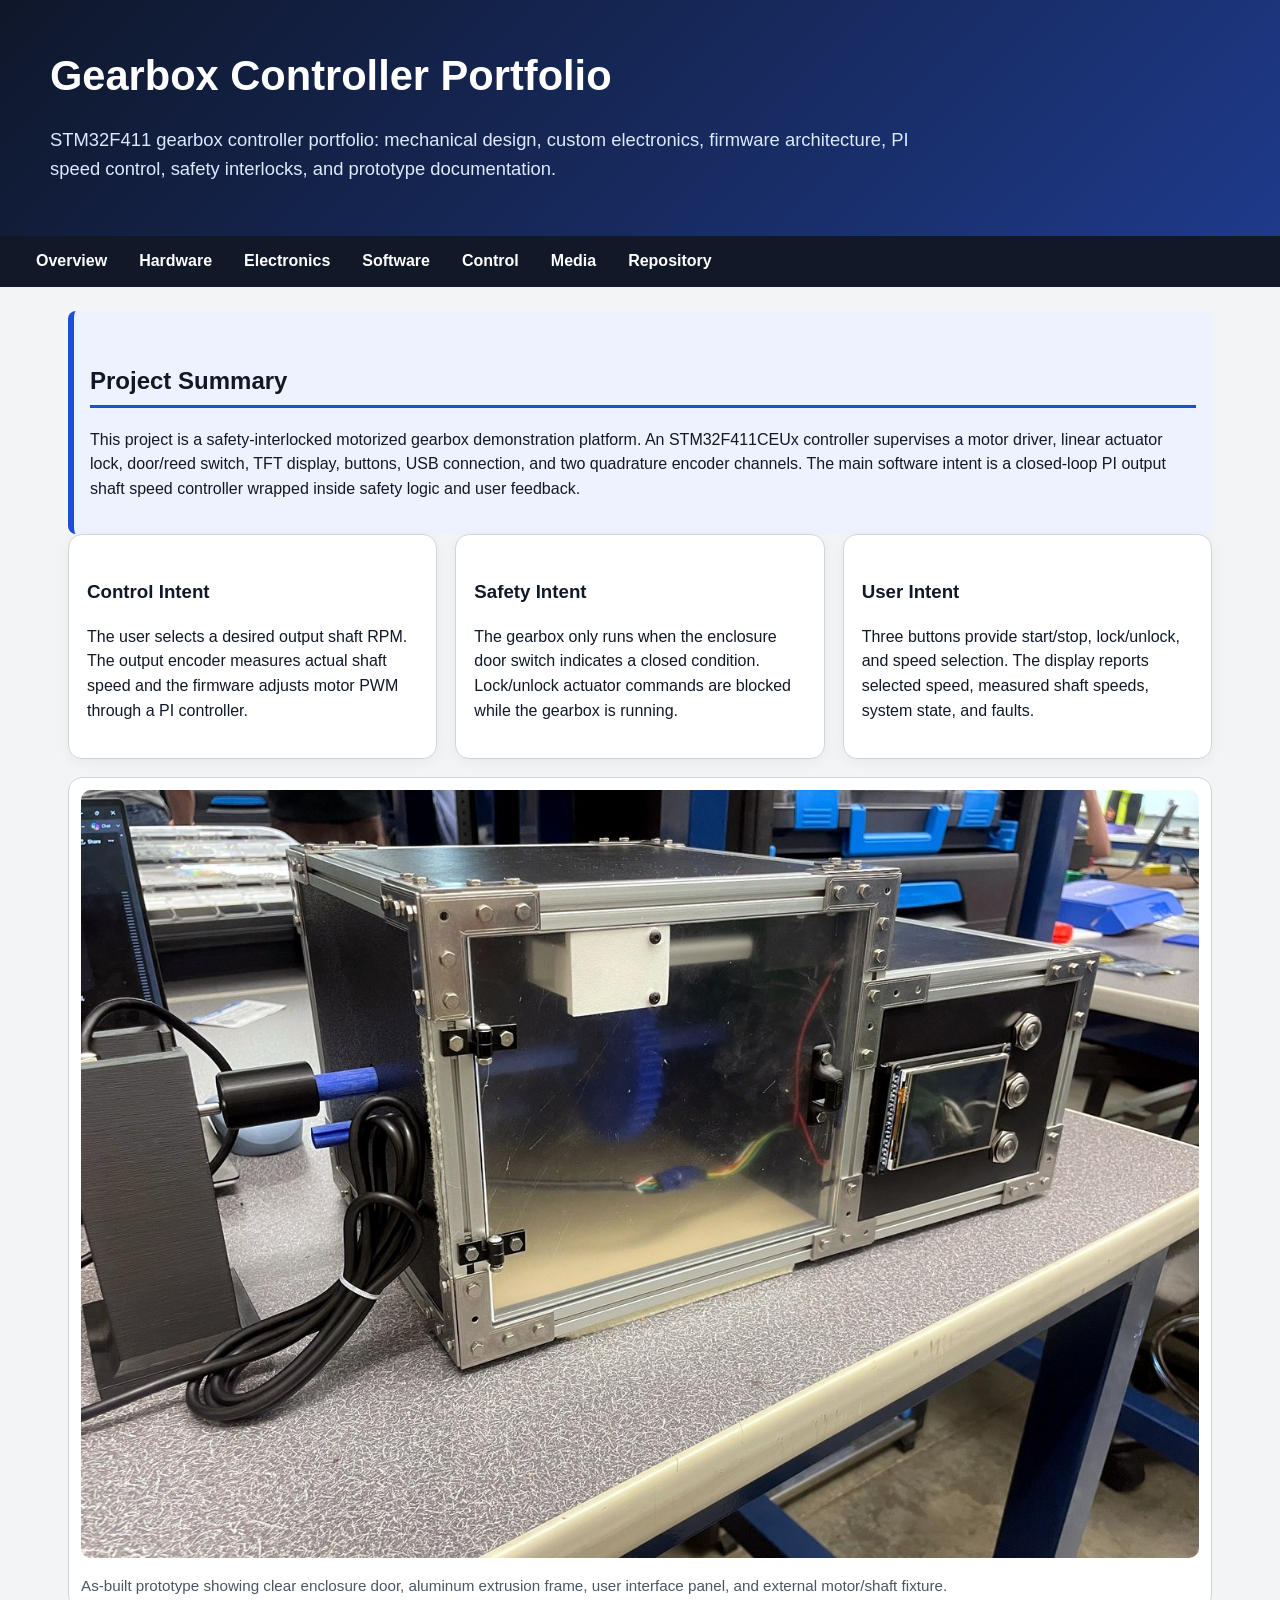
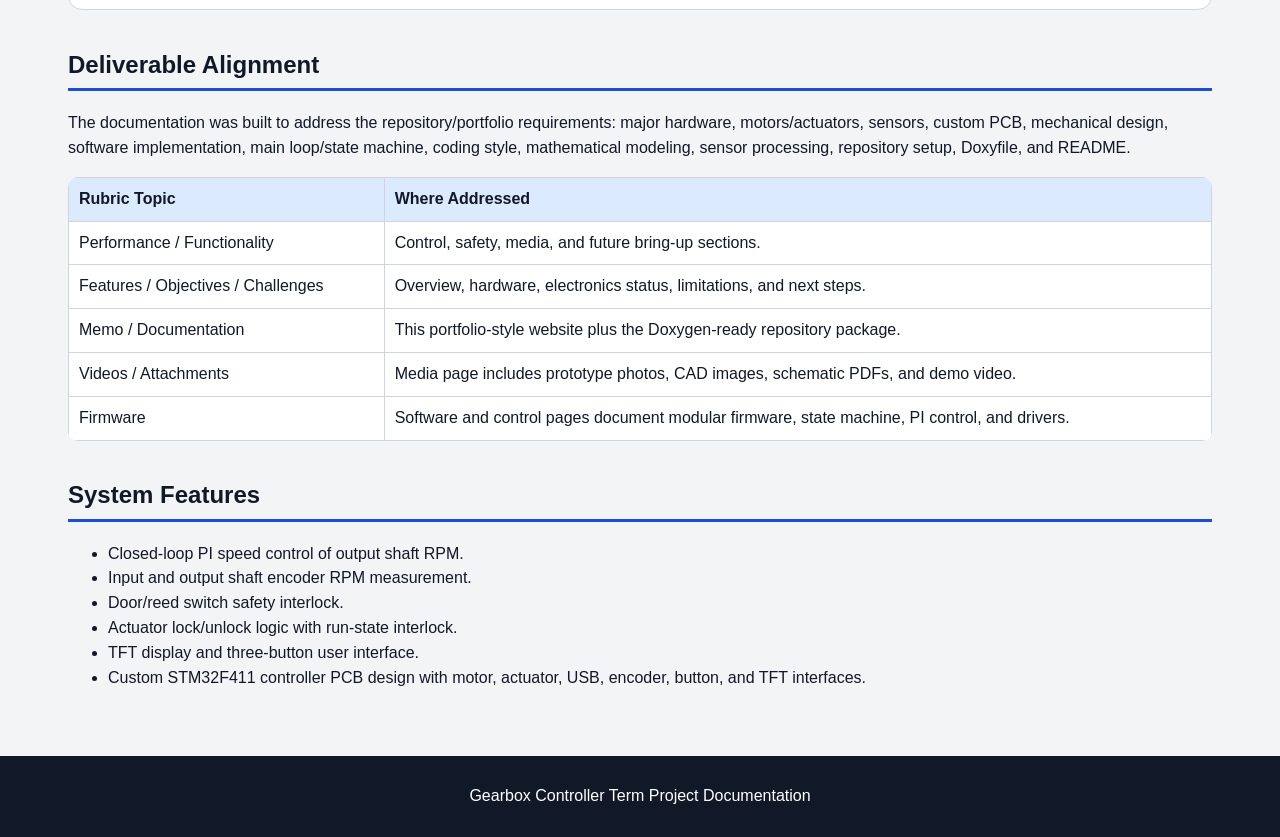
<file: index.html>
<!doctype html><html lang="en"><head><meta charset="utf-8"><meta name="viewport" content="width=device-width,initial-scale=1"><title>Gearbox Controller Portfolio | Gearbox Controller</title><link rel="stylesheet" href="style.css"></head><body><header><div class="wrap"><h1>Gearbox Controller Portfolio</h1><p class="subtitle">STM32F411 gearbox controller portfolio: mechanical design, custom electronics, firmware architecture, PI speed control, safety interlocks, and prototype documentation.</p></div></header><nav><a href="index.html">Overview</a><a href="hardware.html">Hardware</a><a href="electronics.html">Electronics</a><a href="software.html">Software</a><a href="control.html">Control</a><a href="media.html">Media</a><a href="repository.html">Repository</a></nav><main>
<section class="callout">
<h2>Project Summary</h2>
<p>This project is a safety-interlocked motorized gearbox demonstration platform. An STM32F411CEUx controller supervises a motor driver, linear actuator lock, door/reed switch, TFT display, buttons, USB connection, and two quadrature encoder channels. The main software intent is a closed-loop PI output shaft speed controller wrapped inside safety logic and user feedback.</p>
</section>
<div class="grid">
<div class="card"><h3>Control Intent</h3><p>The user selects a desired output shaft RPM. The output encoder measures actual shaft speed and the firmware adjusts motor PWM through a PI controller.</p></div>
<div class="card"><h3>Safety Intent</h3><p>The gearbox only runs when the enclosure door switch indicates a closed condition. Lock/unlock actuator commands are blocked while the gearbox is running.</p></div>
<div class="card"><h3>User Intent</h3><p>Three buttons provide start/stop, lock/unlock, and speed selection. The display reports selected speed, measured shaft speeds, system state, and faults.</p></div>
</div>
<div class="figure"><img src="assets/img/prototype_overview.jpg"><div class="caption">As-built prototype showing clear enclosure door, aluminum extrusion frame, user interface panel, and external motor/shaft fixture.</div></div>
<h2>Deliverable Alignment</h2>
<p>The documentation was built to address the repository/portfolio requirements: major hardware, motors/actuators, sensors, custom PCB, mechanical design, software implementation, main loop/state machine, coding style, mathematical modeling, sensor processing, repository setup, Doxyfile, and README.</p>
<table><tr><th>Rubric Topic</th><th>Where Addressed</th></tr>
<tr><td>Performance / Functionality</td><td>Control, safety, media, and future bring-up sections.</td></tr>
<tr><td>Features / Objectives / Challenges</td><td>Overview, hardware, electronics status, limitations, and next steps.</td></tr>
<tr><td>Memo / Documentation</td><td>This portfolio-style website plus the Doxygen-ready repository package.</td></tr>
<tr><td>Videos / Attachments</td><td>Media page includes prototype photos, CAD images, schematic PDFs, and demo video.</td></tr>
<tr><td>Firmware</td><td>Software and control pages document modular firmware, state machine, PI control, and drivers.</td></tr>
</table>
<h2>System Features</h2>
<ul>
<li>Closed-loop PI speed control of output shaft RPM.</li>
<li>Input and output shaft encoder RPM measurement.</li>
<li>Door/reed switch safety interlock.</li>
<li>Actuator lock/unlock logic with run-state interlock.</li>
<li>TFT display and three-button user interface.</li>
<li>Custom STM32F411 controller PCB design with motor, actuator, USB, encoder, button, and TFT interfaces.</li>
</ul>
</main><footer>Gearbox Controller Term Project Documentation</footer></body></html>
</file>
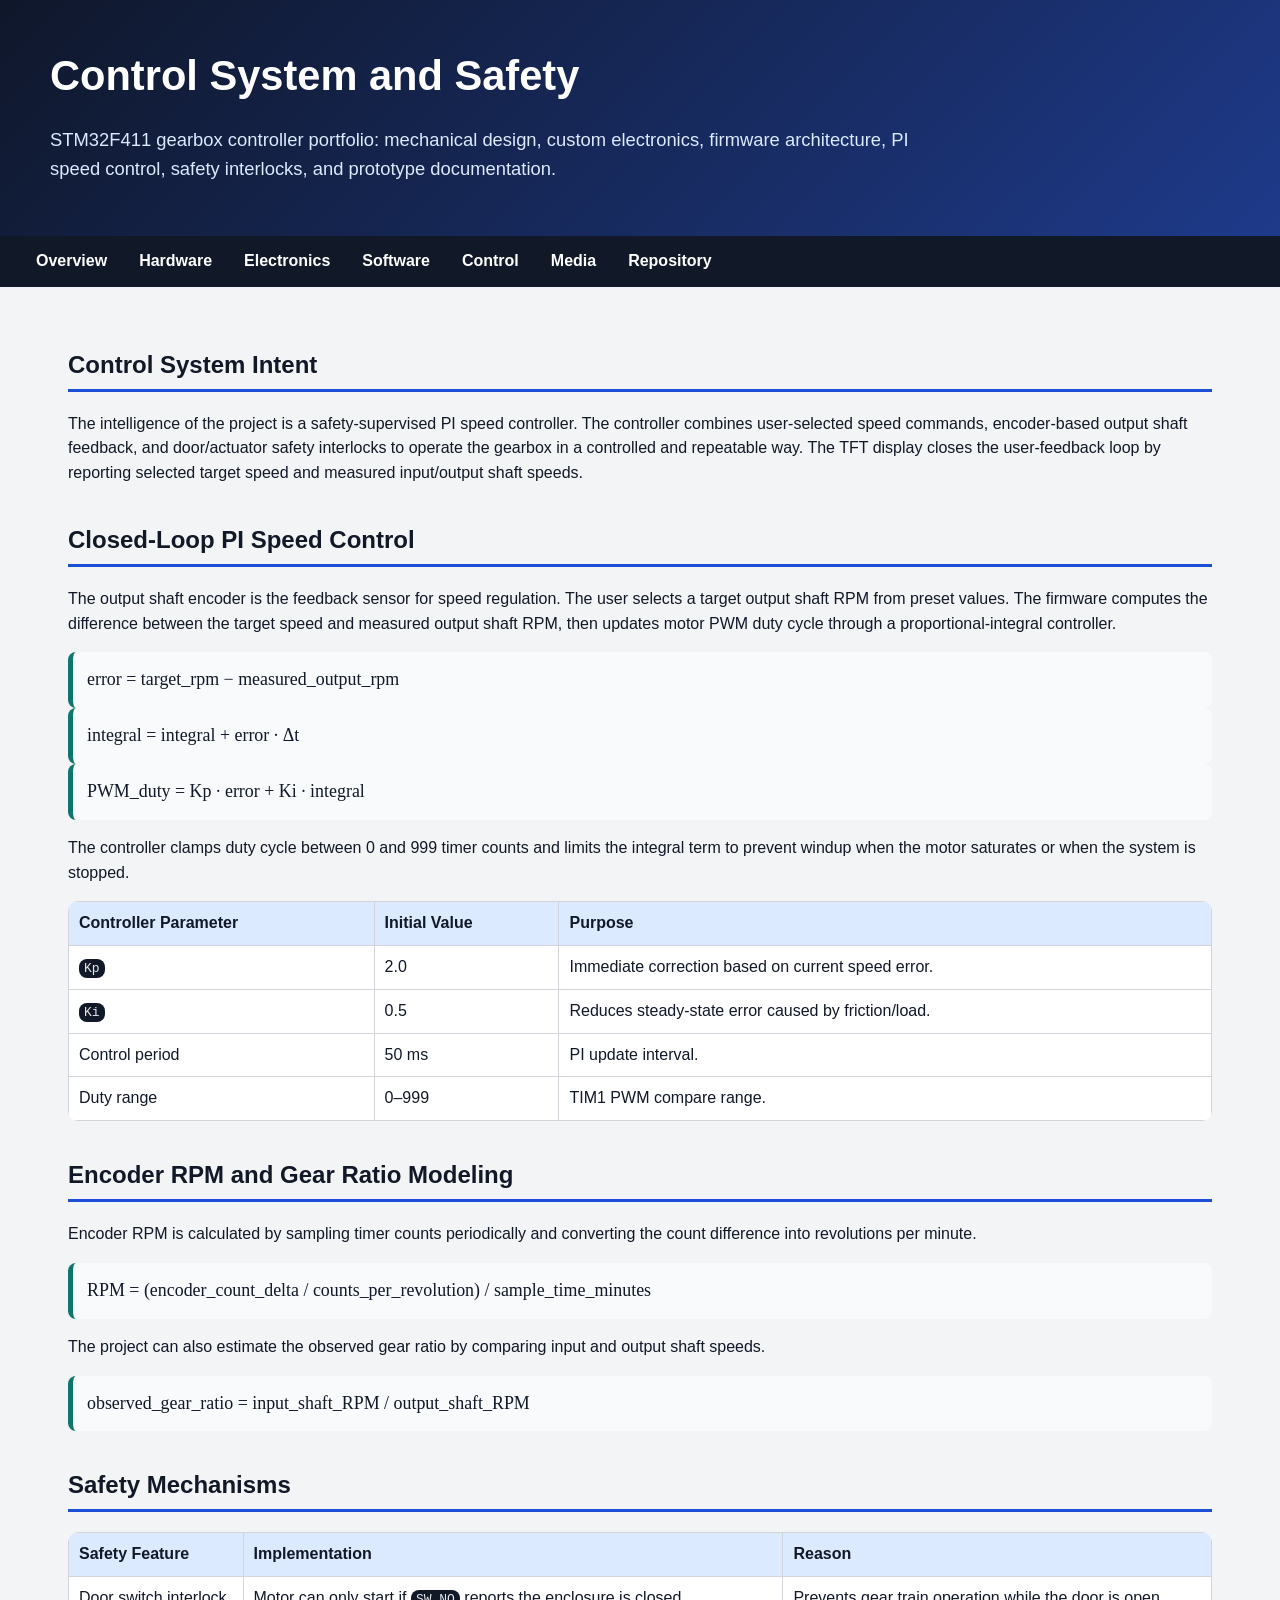
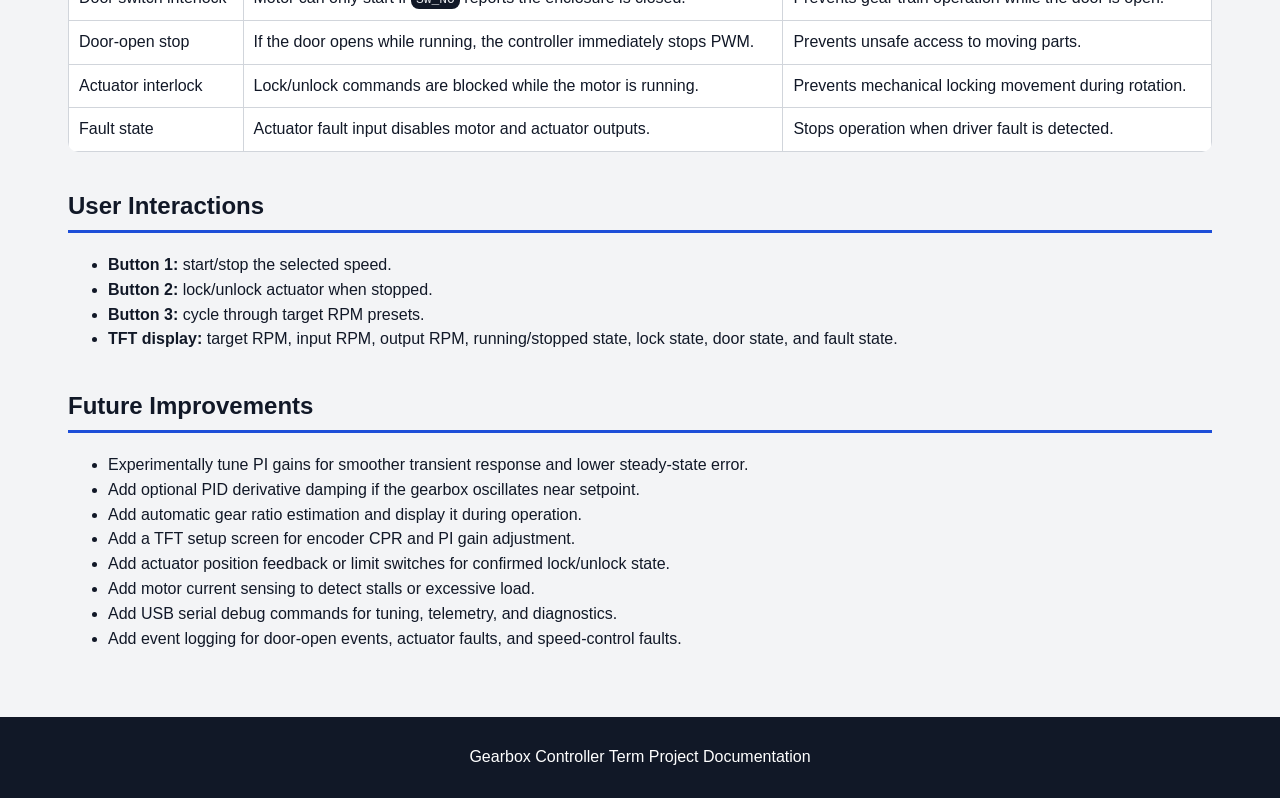
<file: control.html>
<!doctype html><html lang="en"><head><meta charset="utf-8"><meta name="viewport" content="width=device-width,initial-scale=1"><title>Control System and Safety | Gearbox Controller</title><link rel="stylesheet" href="style.css"></head><body><header><div class="wrap"><h1>Control System and Safety</h1><p class="subtitle">STM32F411 gearbox controller portfolio: mechanical design, custom electronics, firmware architecture, PI speed control, safety interlocks, and prototype documentation.</p></div></header><nav><a href="index.html">Overview</a><a href="hardware.html">Hardware</a><a href="electronics.html">Electronics</a><a href="software.html">Software</a><a href="control.html">Control</a><a href="media.html">Media</a><a href="repository.html">Repository</a></nav><main>
<h2>Control System Intent</h2>
<p>The intelligence of the project is a safety-supervised PI speed controller. The controller combines user-selected speed commands, encoder-based output shaft feedback, and door/actuator safety interlocks to operate the gearbox in a controlled and repeatable way. The TFT display closes the user-feedback loop by reporting selected target speed and measured input/output shaft speeds.</p>
<h2>Closed-Loop PI Speed Control</h2>
<p>The output shaft encoder is the feedback sensor for speed regulation. The user selects a target output shaft RPM from preset values. The firmware computes the difference between the target speed and measured output shaft RPM, then updates motor PWM duty cycle through a proportional-integral controller.</p>
<div class="equation">error = target_rpm − measured_output_rpm</div>
<div class="equation">integral = integral + error · Δt</div>
<div class="equation">PWM_duty = Kp · error + Ki · integral</div>
<p>The controller clamps duty cycle between 0 and 999 timer counts and limits the integral term to prevent windup when the motor saturates or when the system is stopped.</p>
<table><tr><th>Controller Parameter</th><th>Initial Value</th><th>Purpose</th></tr>
<tr><td><code>Kp</code></td><td>2.0</td><td>Immediate correction based on current speed error.</td></tr>
<tr><td><code>Ki</code></td><td>0.5</td><td>Reduces steady-state error caused by friction/load.</td></tr>
<tr><td>Control period</td><td>50 ms</td><td>PI update interval.</td></tr>
<tr><td>Duty range</td><td>0–999</td><td>TIM1 PWM compare range.</td></tr>
</table>
<h2>Encoder RPM and Gear Ratio Modeling</h2>
<p>Encoder RPM is calculated by sampling timer counts periodically and converting the count difference into revolutions per minute.</p>
<div class="equation">RPM = (encoder_count_delta / counts_per_revolution) / sample_time_minutes</div>
<p>The project can also estimate the observed gear ratio by comparing input and output shaft speeds.</p>
<div class="equation">observed_gear_ratio = input_shaft_RPM / output_shaft_RPM</div>
<h2>Safety Mechanisms</h2>
<table><tr><th>Safety Feature</th><th>Implementation</th><th>Reason</th></tr>
<tr><td>Door switch interlock</td><td>Motor can only start if <code>SW_NO</code> reports the enclosure is closed.</td><td>Prevents gear train operation while the door is open.</td></tr>
<tr><td>Door-open stop</td><td>If the door opens while running, the controller immediately stops PWM.</td><td>Prevents unsafe access to moving parts.</td></tr>
<tr><td>Actuator interlock</td><td>Lock/unlock commands are blocked while the motor is running.</td><td>Prevents mechanical locking movement during rotation.</td></tr>
<tr><td>Fault state</td><td>Actuator fault input disables motor and actuator outputs.</td><td>Stops operation when driver fault is detected.</td></tr>
</table>
<h2>User Interactions</h2>
<ul>
<li><strong>Button 1:</strong> start/stop the selected speed.</li>
<li><strong>Button 2:</strong> lock/unlock actuator when stopped.</li>
<li><strong>Button 3:</strong> cycle through target RPM presets.</li>
<li><strong>TFT display:</strong> target RPM, input RPM, output RPM, running/stopped state, lock state, door state, and fault state.</li>
</ul>
<h2>Future Improvements</h2>
<ul>
<li>Experimentally tune PI gains for smoother transient response and lower steady-state error.</li>
<li>Add optional PID derivative damping if the gearbox oscillates near setpoint.</li>
<li>Add automatic gear ratio estimation and display it during operation.</li>
<li>Add a TFT setup screen for encoder CPR and PI gain adjustment.</li>
<li>Add actuator position feedback or limit switches for confirmed lock/unlock state.</li>
<li>Add motor current sensing to detect stalls or excessive load.</li>
<li>Add USB serial debug commands for tuning, telemetry, and diagnostics.</li>
<li>Add event logging for door-open events, actuator faults, and speed-control faults.</li>
</ul>
</main><footer>Gearbox Controller Term Project Documentation</footer></body></html>
</file>
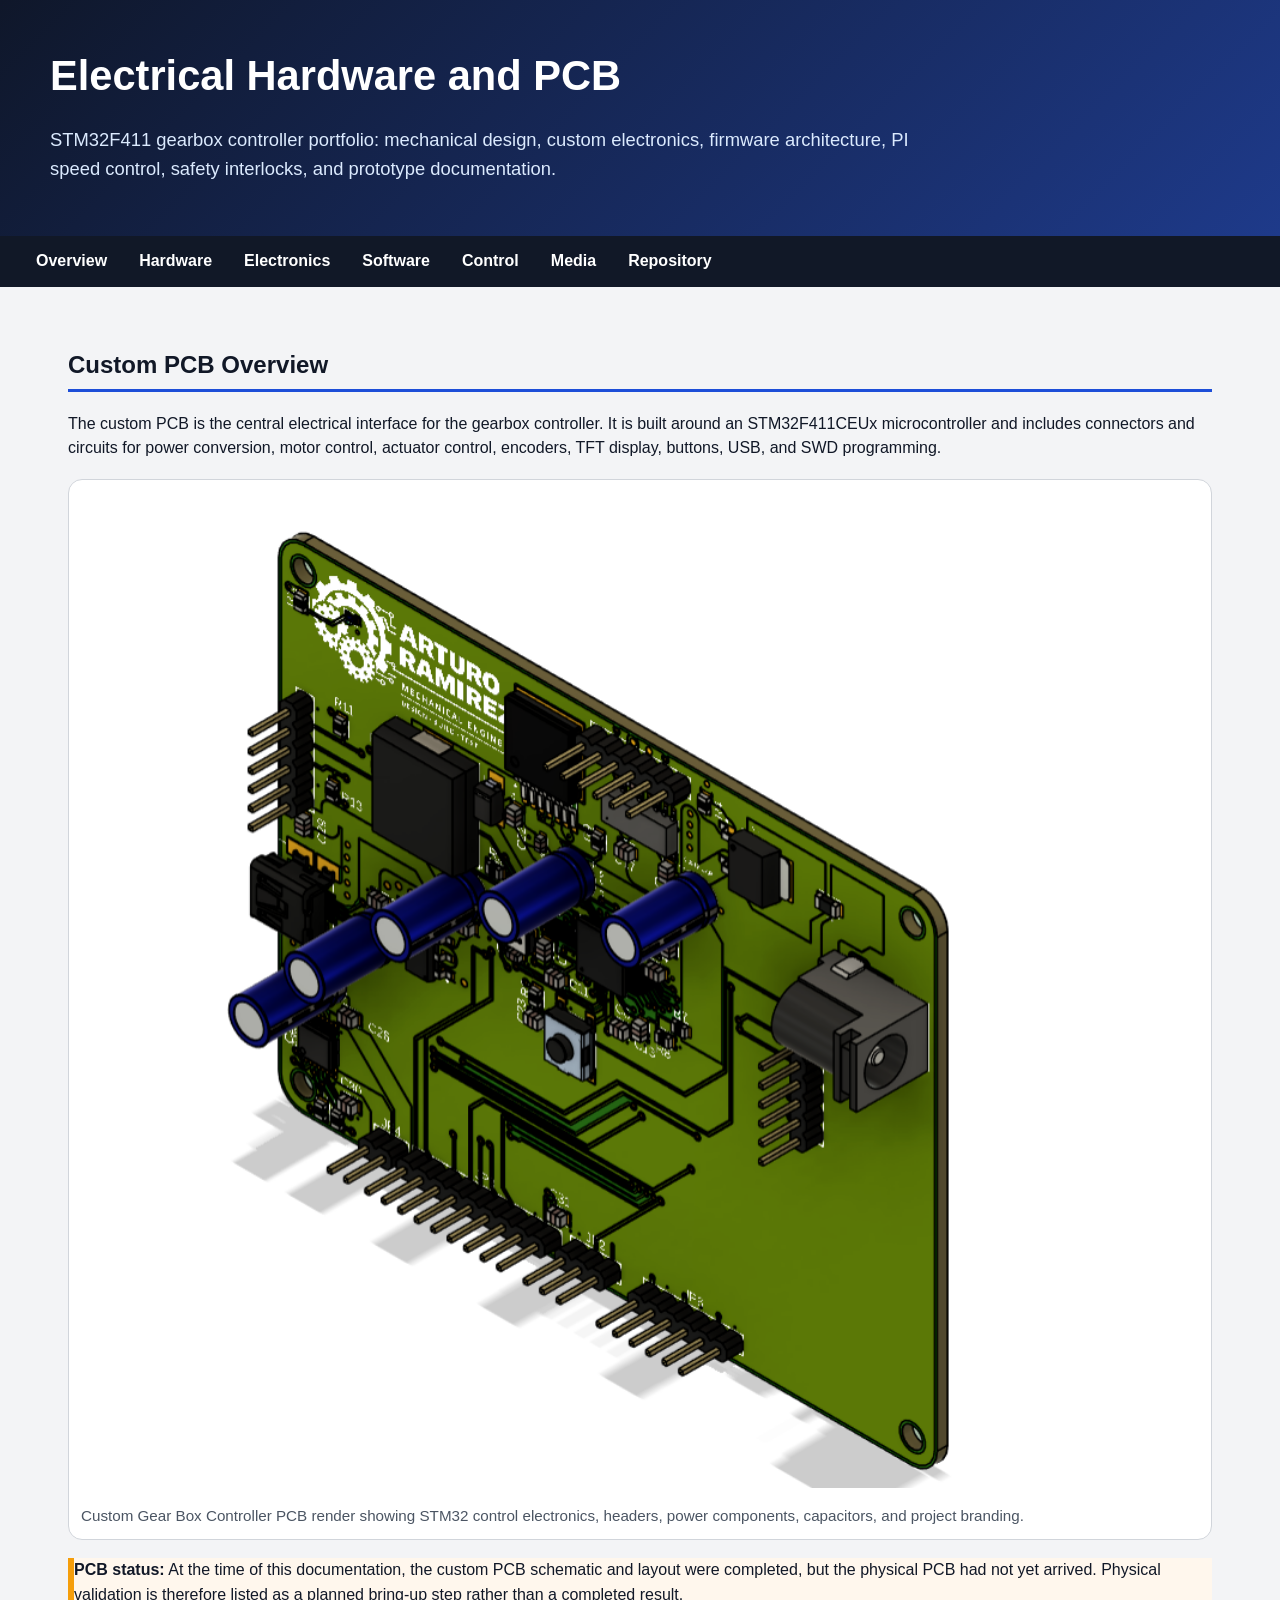
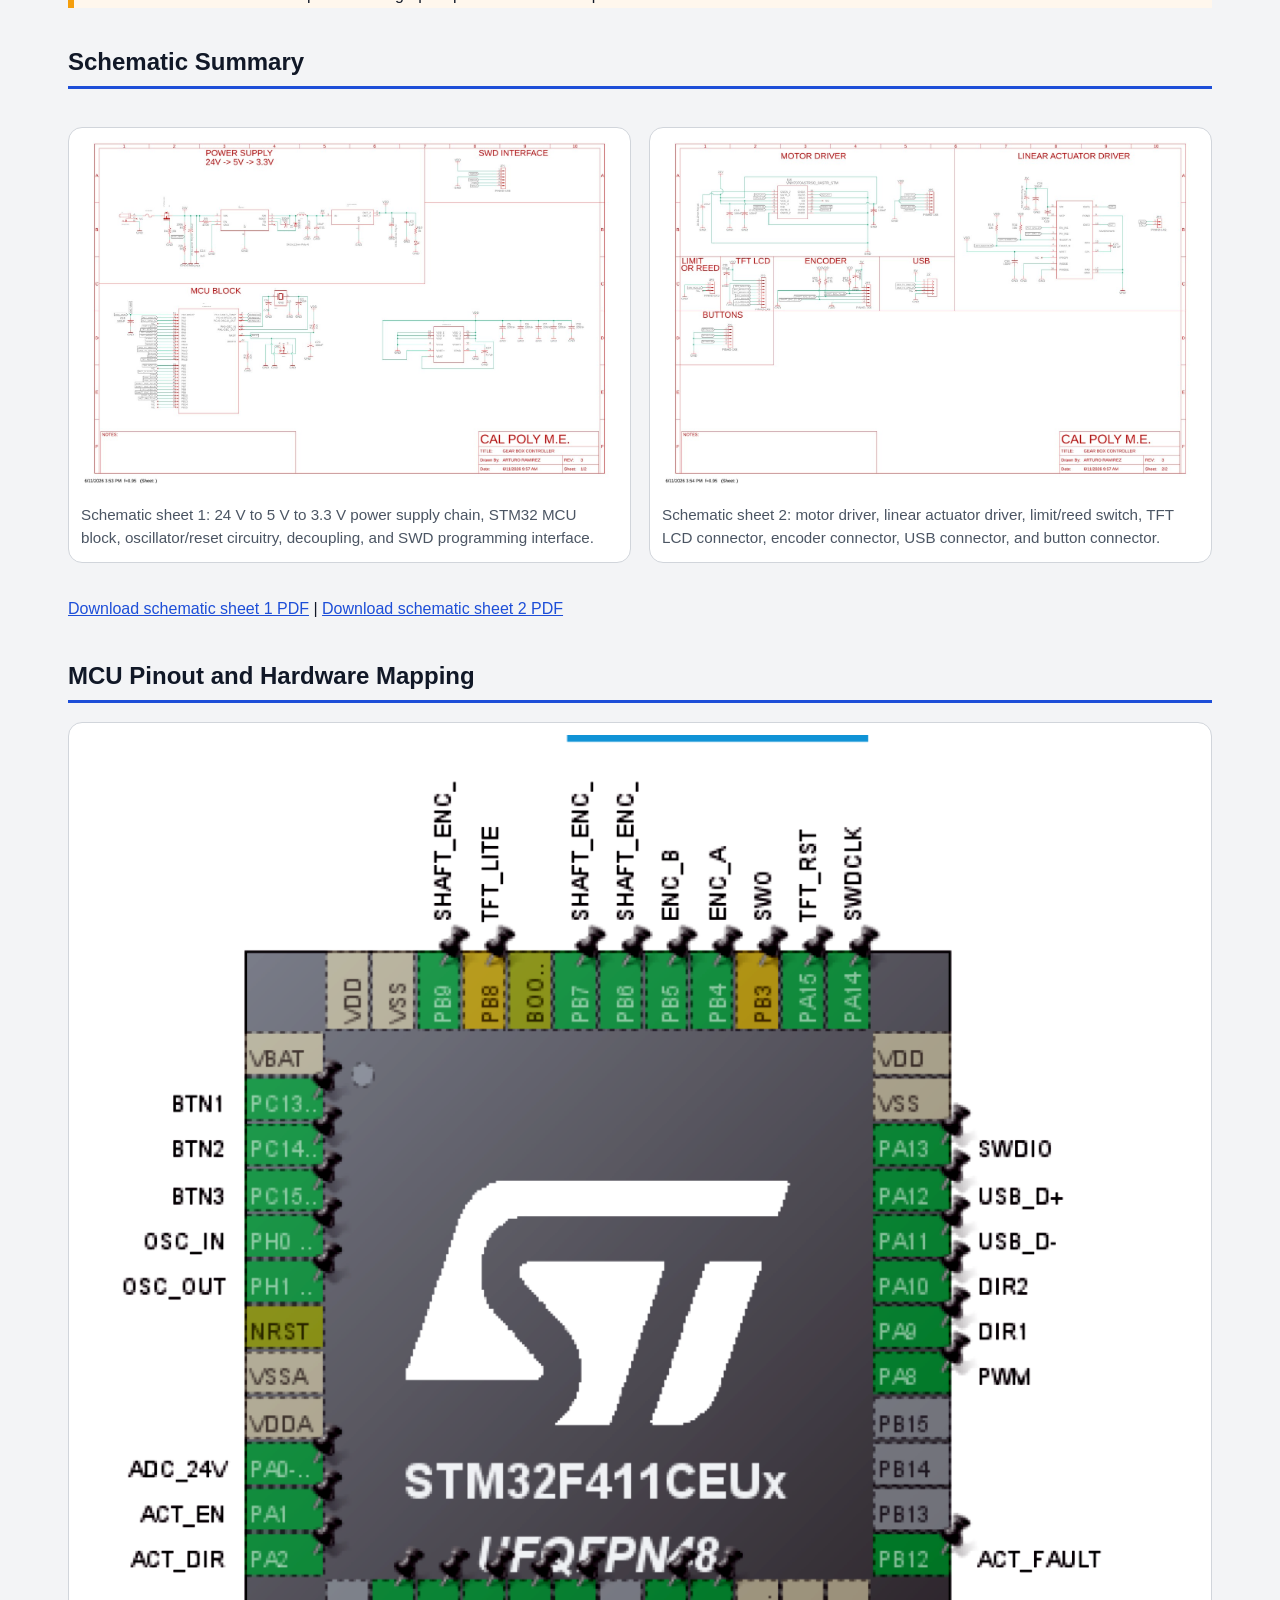
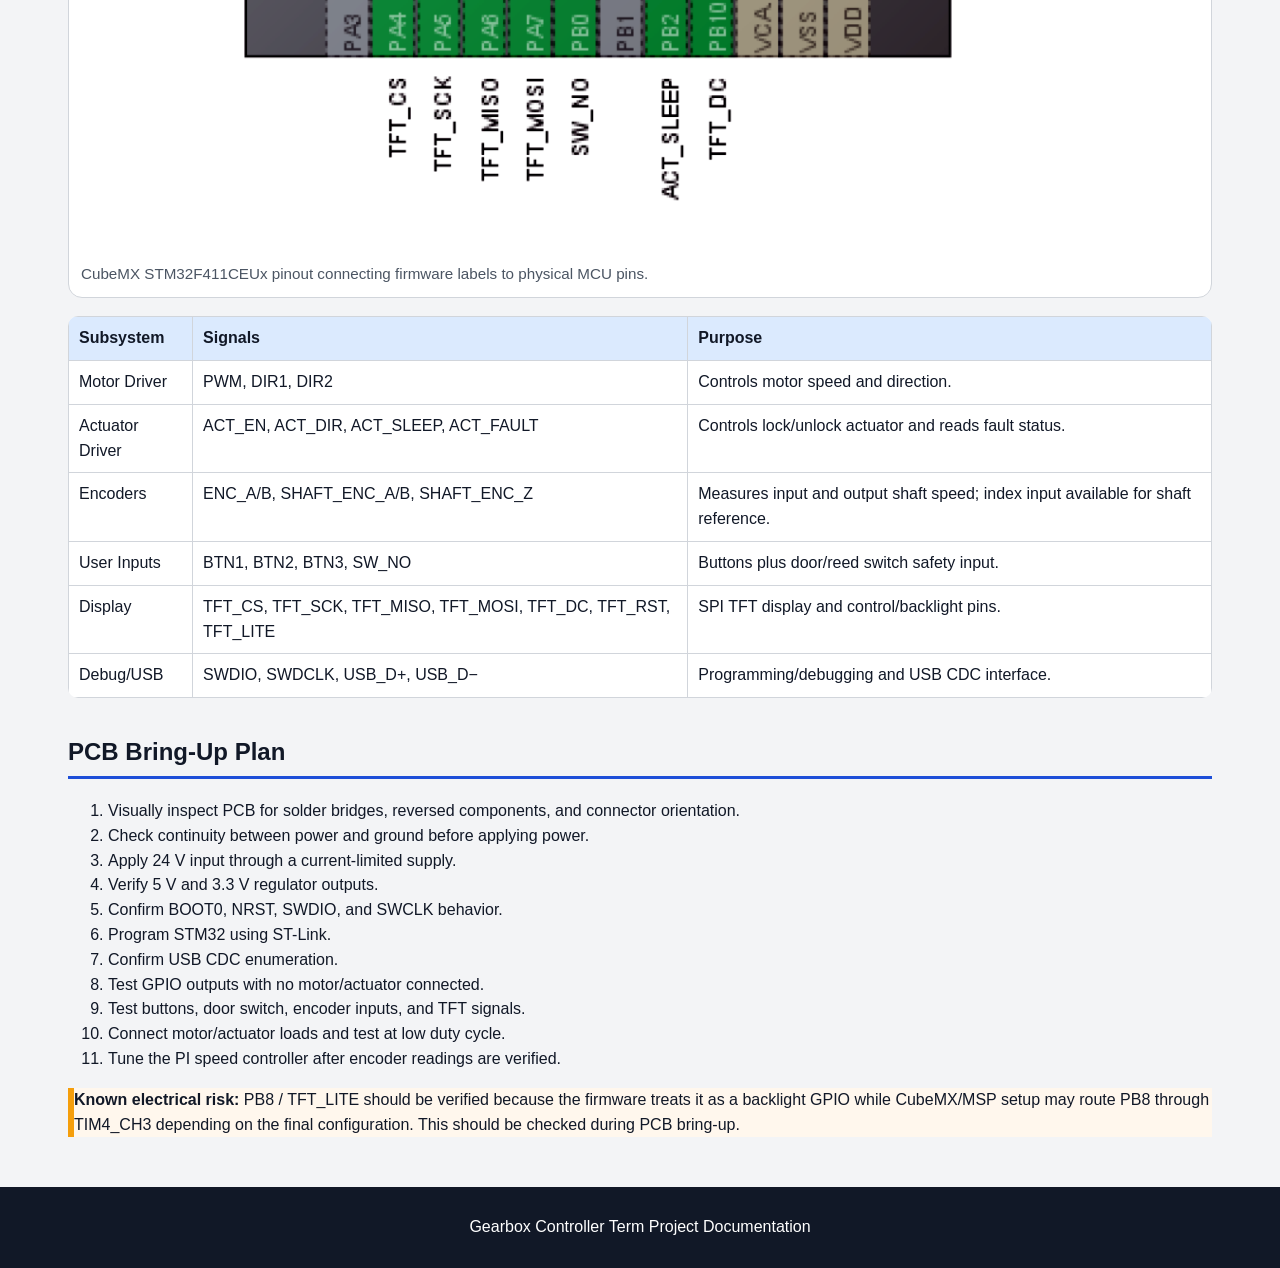
<file: electronics.html>
<!doctype html><html lang="en"><head><meta charset="utf-8"><meta name="viewport" content="width=device-width,initial-scale=1"><title>Electrical Hardware and PCB | Gearbox Controller</title><link rel="stylesheet" href="style.css"></head><body><header><div class="wrap"><h1>Electrical Hardware and PCB</h1><p class="subtitle">STM32F411 gearbox controller portfolio: mechanical design, custom electronics, firmware architecture, PI speed control, safety interlocks, and prototype documentation.</p></div></header><nav><a href="index.html">Overview</a><a href="hardware.html">Hardware</a><a href="electronics.html">Electronics</a><a href="software.html">Software</a><a href="control.html">Control</a><a href="media.html">Media</a><a href="repository.html">Repository</a></nav><main>
<h2>Custom PCB Overview</h2>
<p>The custom PCB is the central electrical interface for the gearbox controller. It is built around an STM32F411CEUx microcontroller and includes connectors and circuits for power conversion, motor control, actuator control, encoders, TFT display, buttons, USB, and SWD programming.</p>
<div class="figure"><img src="assets/img/pcb_render.png"><div class="caption">Custom Gear Box Controller PCB render showing STM32 control electronics, headers, power components, capacitors, and project branding.</div></div>
<div class="warning"><strong>PCB status:</strong> At the time of this documentation, the custom PCB schematic and layout were completed, but the physical PCB had not yet arrived. Physical validation is therefore listed as a planned bring-up step rather than a completed result.</div>
<h2>Schematic Summary</h2>
<div class="two"><div class="figure"><img src="assets/img/schematic_sheet1-1.jpg"><div class="caption">Schematic sheet 1: 24 V to 5 V to 3.3 V power supply chain, STM32 MCU block, oscillator/reset circuitry, decoupling, and SWD programming interface.</div></div><div class="figure"><img src="assets/img/schematic_sheet2-1.jpg"><div class="caption">Schematic sheet 2: motor driver, linear actuator driver, limit/reed switch, TFT LCD connector, encoder connector, USB connector, and button connector.</div></div></div>
<p><a href="assets/docs/SHEET_1.pdf">Download schematic sheet 1 PDF</a> | <a href="assets/docs/SHEET_2.pdf">Download schematic sheet 2 PDF</a></p>
<h2>MCU Pinout and Hardware Mapping</h2>
<div class="figure"><img src="assets/img/stm32_pinout.png"><div class="caption">CubeMX STM32F411CEUx pinout connecting firmware labels to physical MCU pins.</div></div>
<table><tr><th>Subsystem</th><th>Signals</th><th>Purpose</th></tr>
<tr><td>Motor Driver</td><td>PWM, DIR1, DIR2</td><td>Controls motor speed and direction.</td></tr>
<tr><td>Actuator Driver</td><td>ACT_EN, ACT_DIR, ACT_SLEEP, ACT_FAULT</td><td>Controls lock/unlock actuator and reads fault status.</td></tr>
<tr><td>Encoders</td><td>ENC_A/B, SHAFT_ENC_A/B, SHAFT_ENC_Z</td><td>Measures input and output shaft speed; index input available for shaft reference.</td></tr>
<tr><td>User Inputs</td><td>BTN1, BTN2, BTN3, SW_NO</td><td>Buttons plus door/reed switch safety input.</td></tr>
<tr><td>Display</td><td>TFT_CS, TFT_SCK, TFT_MISO, TFT_MOSI, TFT_DC, TFT_RST, TFT_LITE</td><td>SPI TFT display and control/backlight pins.</td></tr>
<tr><td>Debug/USB</td><td>SWDIO, SWDCLK, USB_D+, USB_D−</td><td>Programming/debugging and USB CDC interface.</td></tr>
</table>
<h2>PCB Bring-Up Plan</h2>
<ol>
<li>Visually inspect PCB for solder bridges, reversed components, and connector orientation.</li>
<li>Check continuity between power and ground before applying power.</li>
<li>Apply 24 V input through a current-limited supply.</li>
<li>Verify 5 V and 3.3 V regulator outputs.</li>
<li>Confirm BOOT0, NRST, SWDIO, and SWCLK behavior.</li>
<li>Program STM32 using ST-Link.</li>
<li>Confirm USB CDC enumeration.</li>
<li>Test GPIO outputs with no motor/actuator connected.</li>
<li>Test buttons, door switch, encoder inputs, and TFT signals.</li>
<li>Connect motor/actuator loads and test at low duty cycle.</li>
<li>Tune the PI speed controller after encoder readings are verified.</li>
</ol>
<div class="warning"><strong>Known electrical risk:</strong> PB8 / TFT_LITE should be verified because the firmware treats it as a backlight GPIO while CubeMX/MSP setup may route PB8 through TIM4_CH3 depending on the final configuration. This should be checked during PCB bring-up.</div>
</main><footer>Gearbox Controller Term Project Documentation</footer></body></html>
</file>
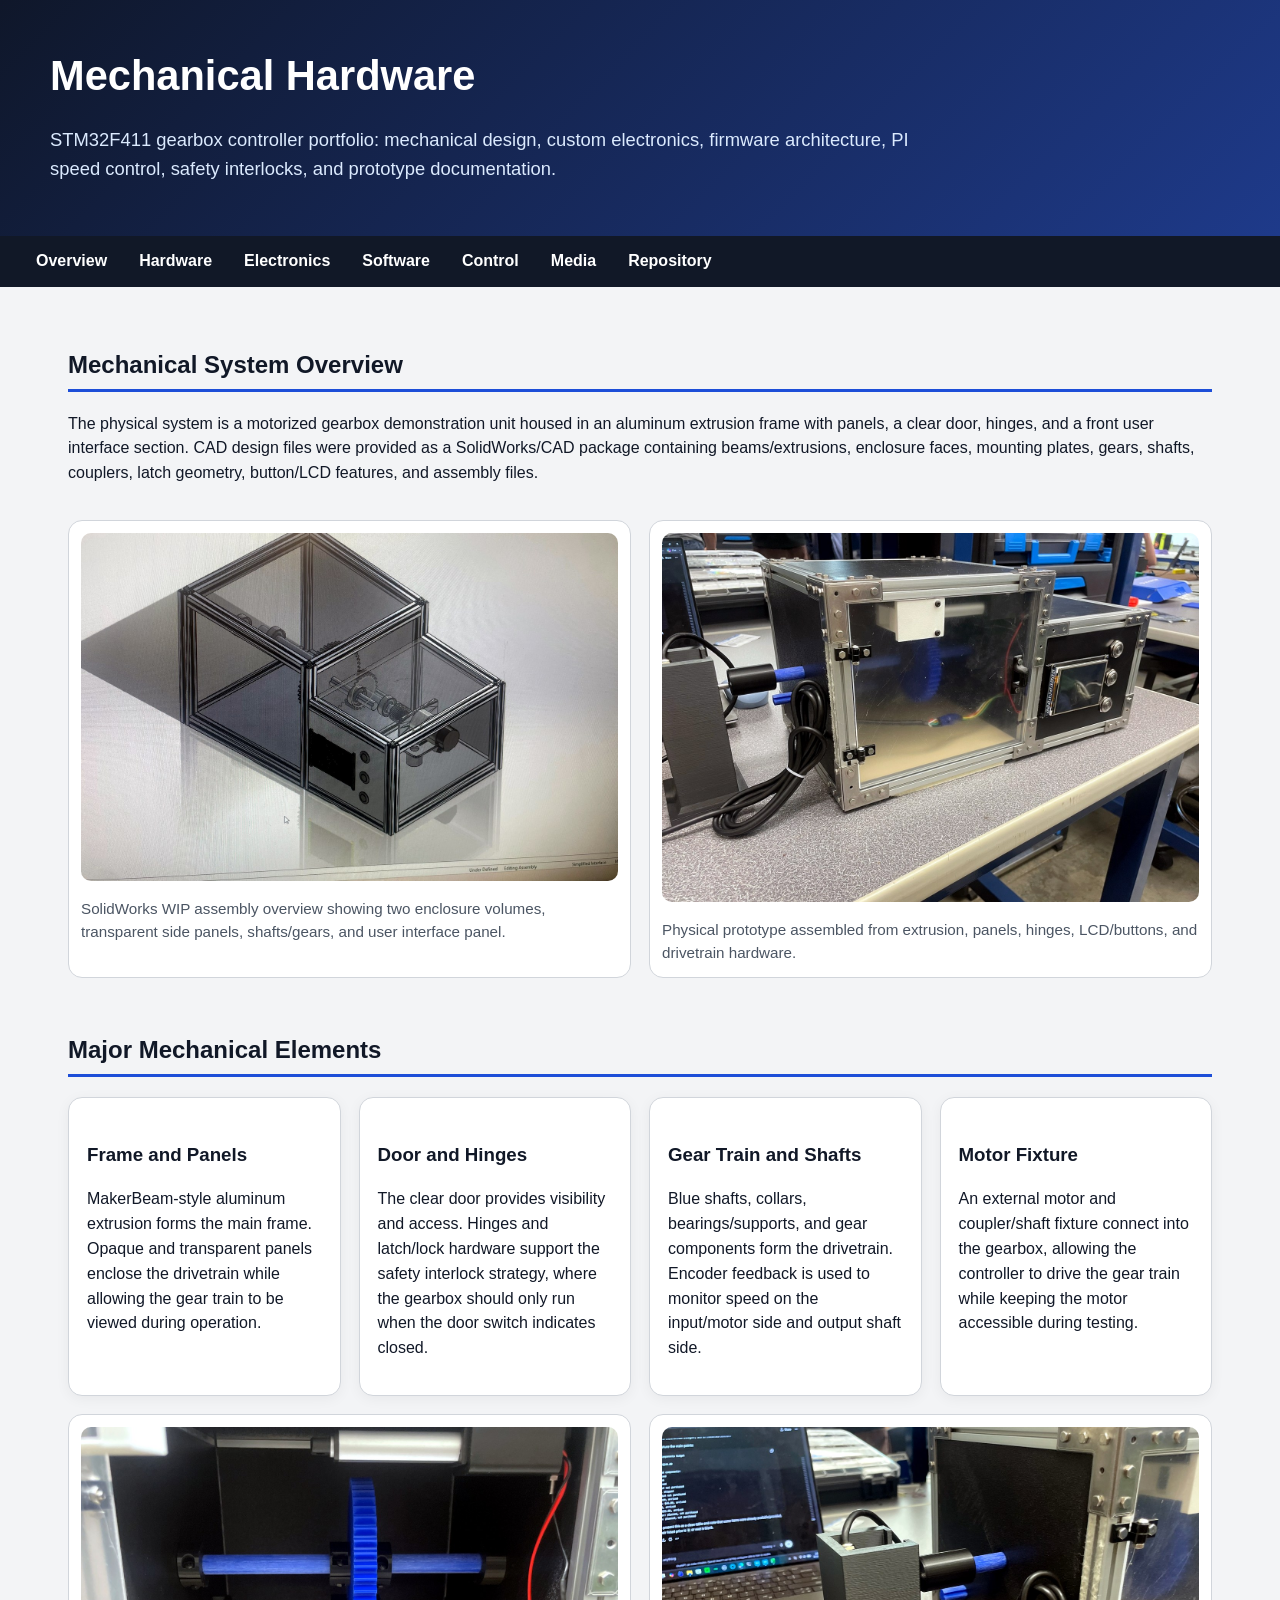
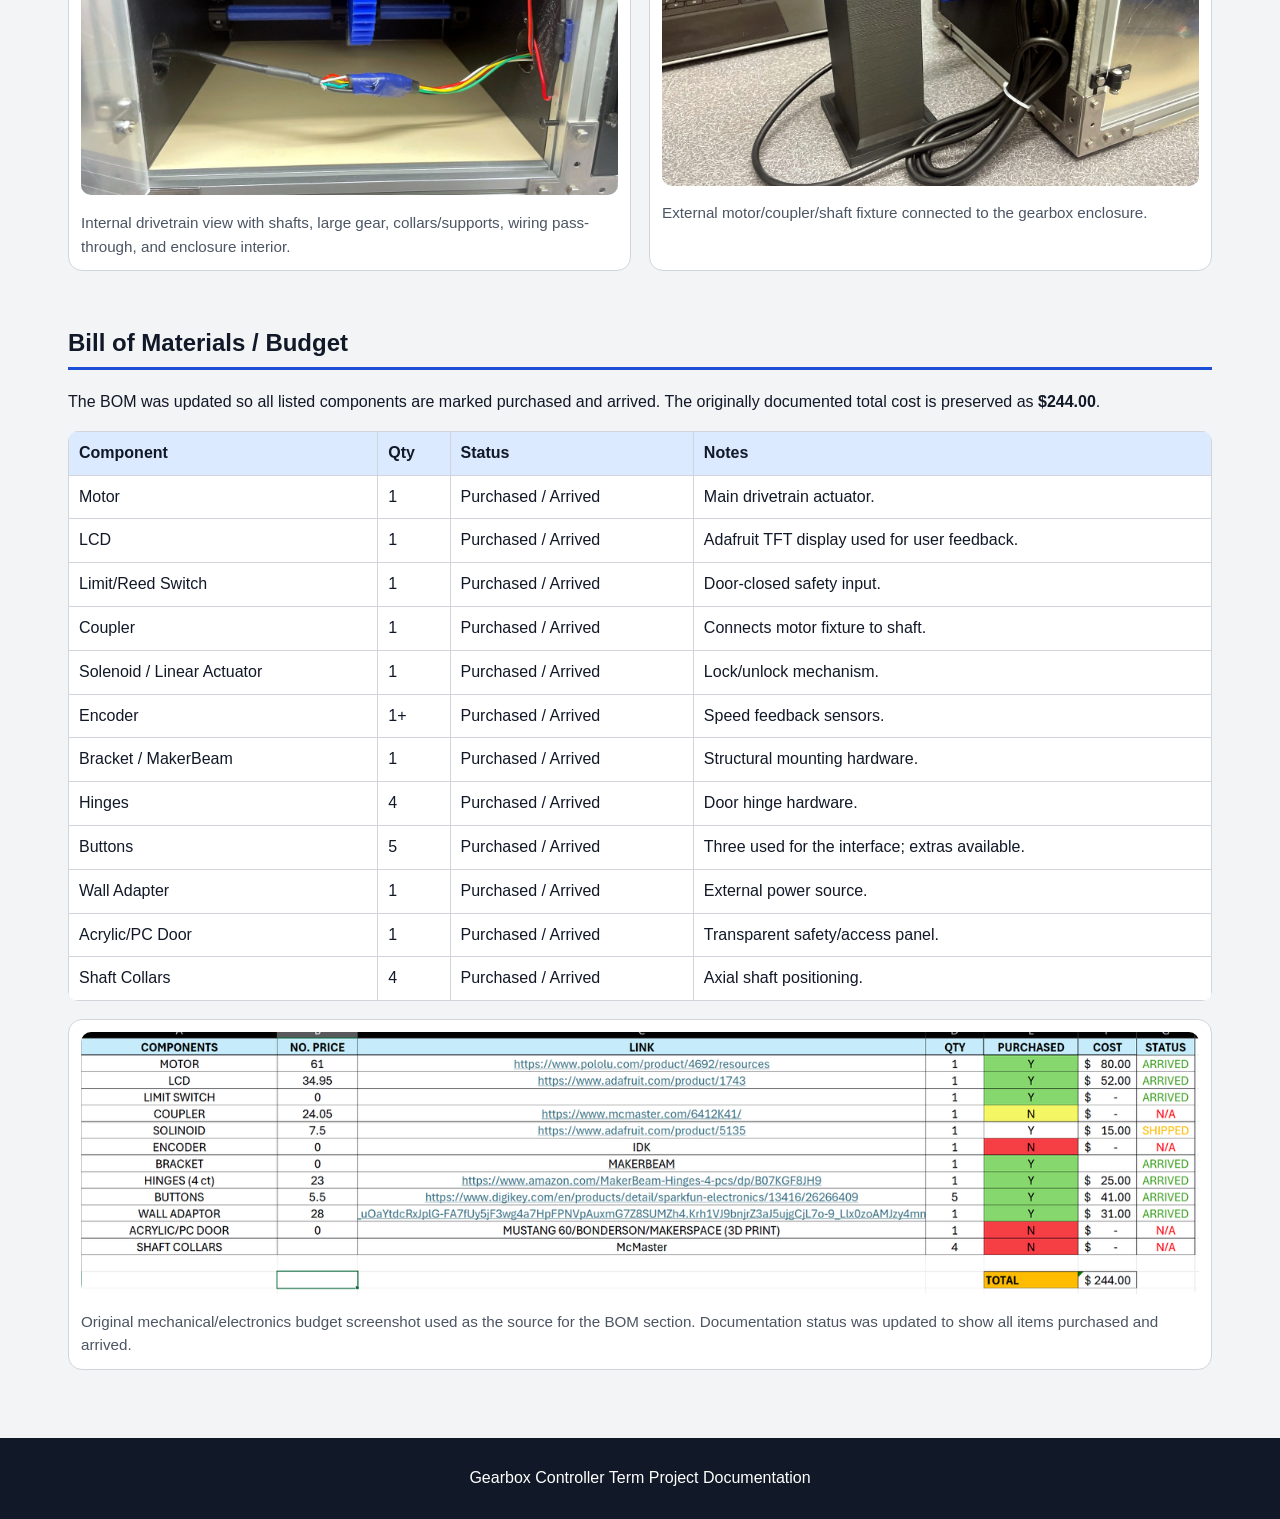
<file: hardware.html>
<!doctype html><html lang="en"><head><meta charset="utf-8"><meta name="viewport" content="width=device-width,initial-scale=1"><title>Mechanical Hardware | Gearbox Controller</title><link rel="stylesheet" href="style.css"></head><body><header><div class="wrap"><h1>Mechanical Hardware</h1><p class="subtitle">STM32F411 gearbox controller portfolio: mechanical design, custom electronics, firmware architecture, PI speed control, safety interlocks, and prototype documentation.</p></div></header><nav><a href="index.html">Overview</a><a href="hardware.html">Hardware</a><a href="electronics.html">Electronics</a><a href="software.html">Software</a><a href="control.html">Control</a><a href="media.html">Media</a><a href="repository.html">Repository</a></nav><main>
<h2>Mechanical System Overview</h2>
<p>The physical system is a motorized gearbox demonstration unit housed in an aluminum extrusion frame with panels, a clear door, hinges, and a front user interface section. CAD design files were provided as a SolidWorks/CAD package containing beams/extrusions, enclosure faces, mounting plates, gears, shafts, couplers, latch geometry, button/LCD features, and assembly files.</p>
<div class="two"><div class="figure"><img src="assets/img/cad_overview.jpg"><div class="caption">SolidWorks WIP assembly overview showing two enclosure volumes, transparent side panels, shafts/gears, and user interface panel.</div></div><div class="figure"><img src="assets/img/prototype_overview.jpg"><div class="caption">Physical prototype assembled from extrusion, panels, hinges, LCD/buttons, and drivetrain hardware.</div></div></div>
<h2>Major Mechanical Elements</h2>
<div class="grid">
<div class="card"><h3>Frame and Panels</h3><p>MakerBeam-style aluminum extrusion forms the main frame. Opaque and transparent panels enclose the drivetrain while allowing the gear train to be viewed during operation.</p></div>
<div class="card"><h3>Door and Hinges</h3><p>The clear door provides visibility and access. Hinges and latch/lock hardware support the safety interlock strategy, where the gearbox should only run when the door switch indicates closed.</p></div>
<div class="card"><h3>Gear Train and Shafts</h3><p>Blue shafts, collars, bearings/supports, and gear components form the drivetrain. Encoder feedback is used to monitor speed on the input/motor side and output shaft side.</p></div>
<div class="card"><h3>Motor Fixture</h3><p>An external motor and coupler/shaft fixture connect into the gearbox, allowing the controller to drive the gear train while keeping the motor accessible during testing.</p></div>
</div>
<div class="two"><div class="figure"><img src="assets/img/prototype_drivetrain.jpg"><div class="caption">Internal drivetrain view with shafts, large gear, collars/supports, wiring pass-through, and enclosure interior.</div></div><div class="figure"><img src="assets/img/prototype_motor_fixture.jpg"><div class="caption">External motor/coupler/shaft fixture connected to the gearbox enclosure.</div></div></div>
<h2>Bill of Materials / Budget</h2>
<p>The BOM was updated so all listed components are marked purchased and arrived. The originally documented total cost is preserved as <strong>$244.00</strong>.</p>
<table><tr><th>Component</th><th>Qty</th><th>Status</th><th>Notes</th></tr>
<tr><td>Motor</td><td>1</td><td>Purchased / Arrived</td><td>Main drivetrain actuator.</td></tr>
<tr><td>LCD</td><td>1</td><td>Purchased / Arrived</td><td>Adafruit TFT display used for user feedback.</td></tr>
<tr><td>Limit/Reed Switch</td><td>1</td><td>Purchased / Arrived</td><td>Door-closed safety input.</td></tr>
<tr><td>Coupler</td><td>1</td><td>Purchased / Arrived</td><td>Connects motor fixture to shaft.</td></tr>
<tr><td>Solenoid / Linear Actuator</td><td>1</td><td>Purchased / Arrived</td><td>Lock/unlock mechanism.</td></tr>
<tr><td>Encoder</td><td>1+</td><td>Purchased / Arrived</td><td>Speed feedback sensors.</td></tr>
<tr><td>Bracket / MakerBeam</td><td>1</td><td>Purchased / Arrived</td><td>Structural mounting hardware.</td></tr>
<tr><td>Hinges</td><td>4</td><td>Purchased / Arrived</td><td>Door hinge hardware.</td></tr>
<tr><td>Buttons</td><td>5</td><td>Purchased / Arrived</td><td>Three used for the interface; extras available.</td></tr>
<tr><td>Wall Adapter</td><td>1</td><td>Purchased / Arrived</td><td>External power source.</td></tr>
<tr><td>Acrylic/PC Door</td><td>1</td><td>Purchased / Arrived</td><td>Transparent safety/access panel.</td></tr>
<tr><td>Shaft Collars</td><td>4</td><td>Purchased / Arrived</td><td>Axial shaft positioning.</td></tr>
</table>
<div class="figure"><img src="assets/img/bom_budget.png"><div class="caption">Original mechanical/electronics budget screenshot used as the source for the BOM section. Documentation status was updated to show all items purchased and arrived.</div></div>
</main><footer>Gearbox Controller Term Project Documentation</footer></body></html>
</file>
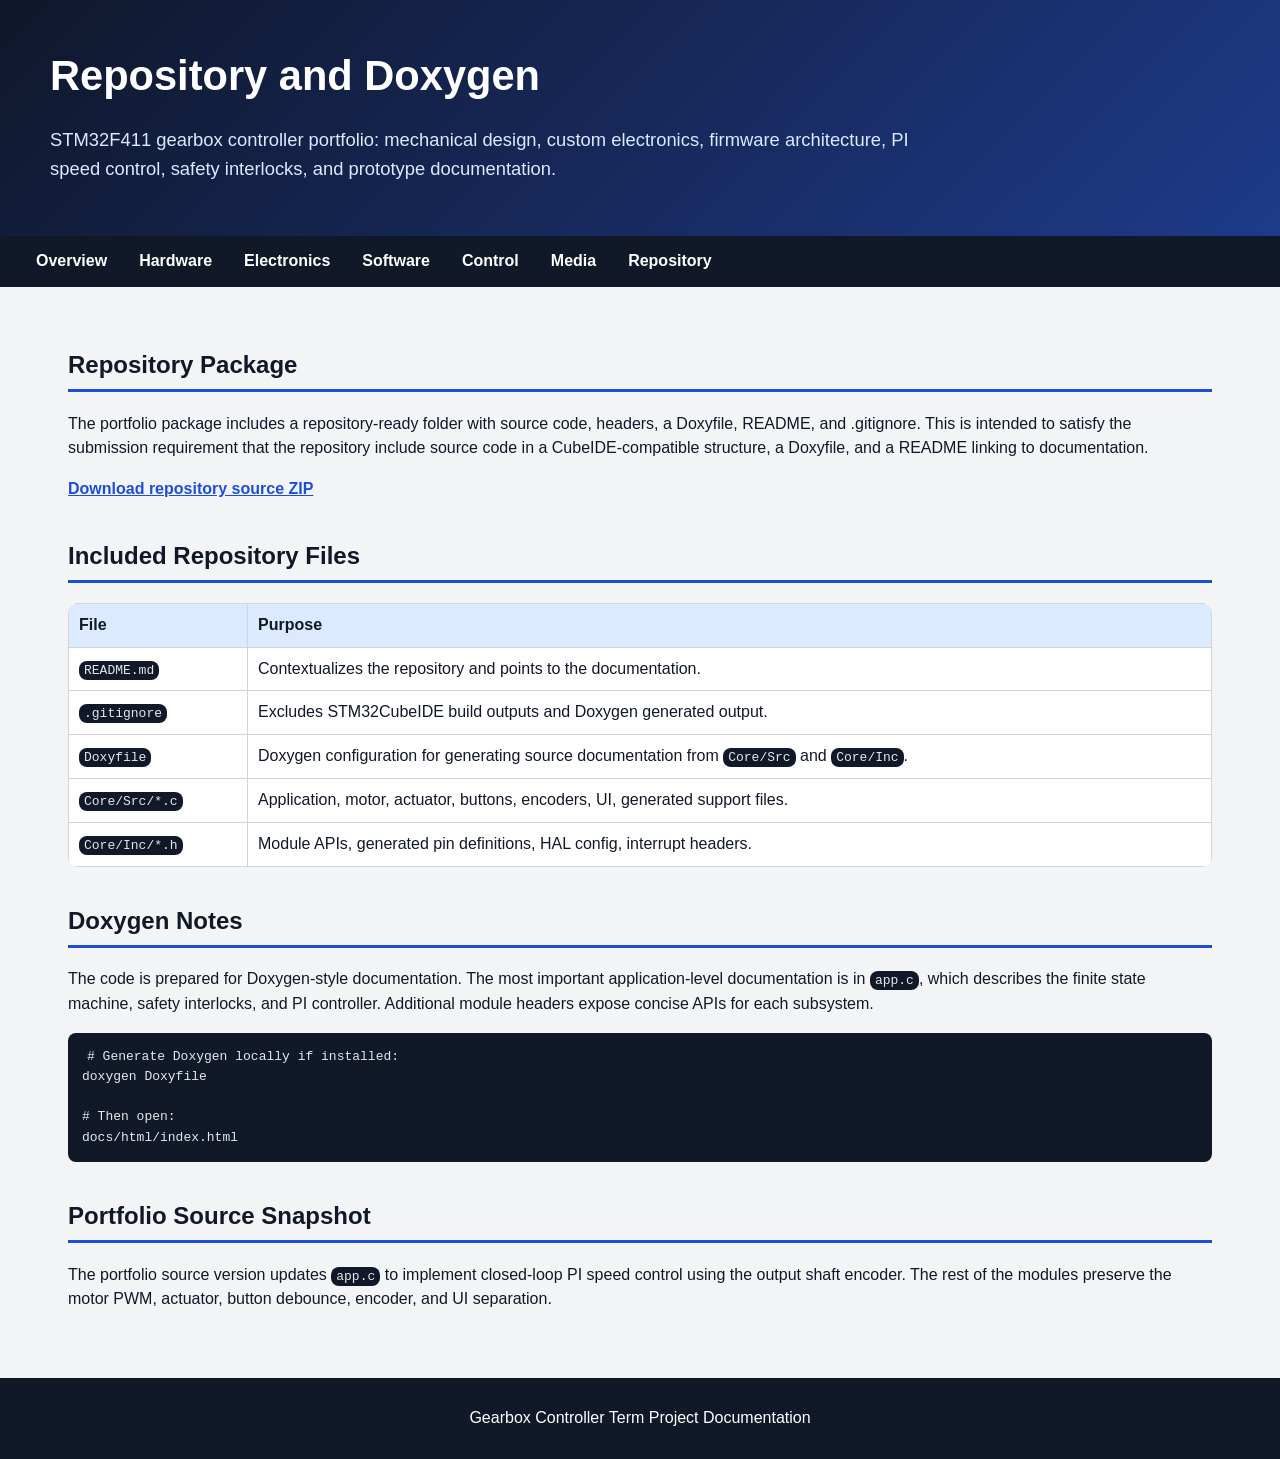
<file: repository.html>
<!doctype html><html lang="en"><head><meta charset="utf-8"><meta name="viewport" content="width=device-width,initial-scale=1"><title>Repository and Doxygen | Gearbox Controller</title><link rel="stylesheet" href="style.css"></head><body><header><div class="wrap"><h1>Repository and Doxygen</h1><p class="subtitle">STM32F411 gearbox controller portfolio: mechanical design, custom electronics, firmware architecture, PI speed control, safety interlocks, and prototype documentation.</p></div></header><nav><a href="index.html">Overview</a><a href="hardware.html">Hardware</a><a href="electronics.html">Electronics</a><a href="software.html">Software</a><a href="control.html">Control</a><a href="media.html">Media</a><a href="repository.html">Repository</a></nav><main>
<h2>Repository Package</h2>
<p>The portfolio package includes a repository-ready folder with source code, headers, a Doxyfile, README, and .gitignore. This is intended to satisfy the submission requirement that the repository include source code in a CubeIDE-compatible structure, a Doxyfile, and a README linking to documentation.</p>
<p><a href="assets/docs/repository_source.zip"><strong>Download repository source ZIP</strong></a></p>
<h2>Included Repository Files</h2>
<table><tr><th>File</th><th>Purpose</th></tr>
<tr><td><code>README.md</code></td><td>Contextualizes the repository and points to the documentation.</td></tr>
<tr><td><code>.gitignore</code></td><td>Excludes STM32CubeIDE build outputs and Doxygen generated output.</td></tr>
<tr><td><code>Doxyfile</code></td><td>Doxygen configuration for generating source documentation from <code>Core/Src</code> and <code>Core/Inc</code>.</td></tr>
<tr><td><code>Core/Src/*.c</code></td><td>Application, motor, actuator, buttons, encoders, UI, generated support files.</td></tr>
<tr><td><code>Core/Inc/*.h</code></td><td>Module APIs, generated pin definitions, HAL config, interrupt headers.</td></tr>
</table>
<h2>Doxygen Notes</h2>
<p>The code is prepared for Doxygen-style documentation. The most important application-level documentation is in <code>app.c</code>, which describes the finite state machine, safety interlocks, and PI controller. Additional module headers expose concise APIs for each subsystem.</p>
<pre><code># Generate Doxygen locally if installed:
doxygen Doxyfile

# Then open:
docs/html/index.html</code></pre>
<h2>Portfolio Source Snapshot</h2>
<p>The portfolio source version updates <code>app.c</code> to implement closed-loop PI speed control using the output shaft encoder. The rest of the modules preserve the motor PWM, actuator, button debounce, encoder, and UI separation.</p>
</main><footer>Gearbox Controller Term Project Documentation</footer></body></html>
</file>
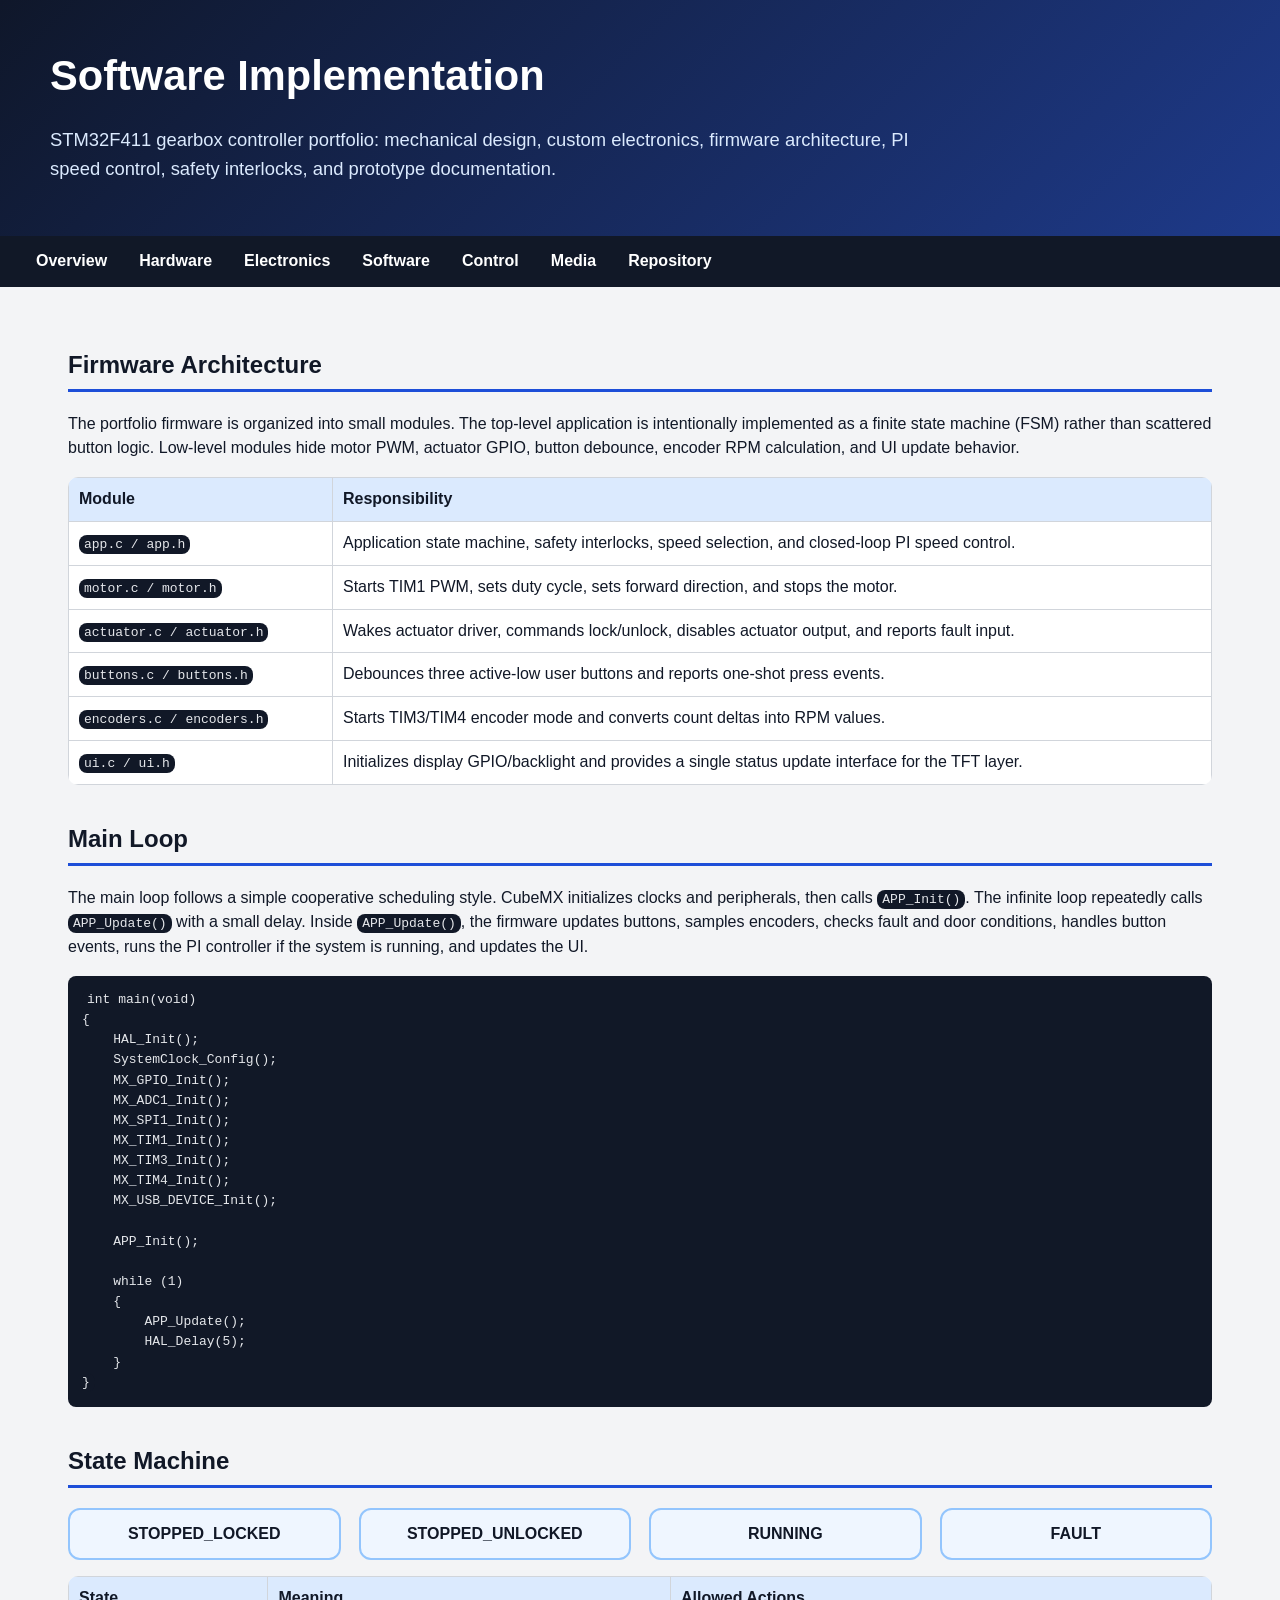
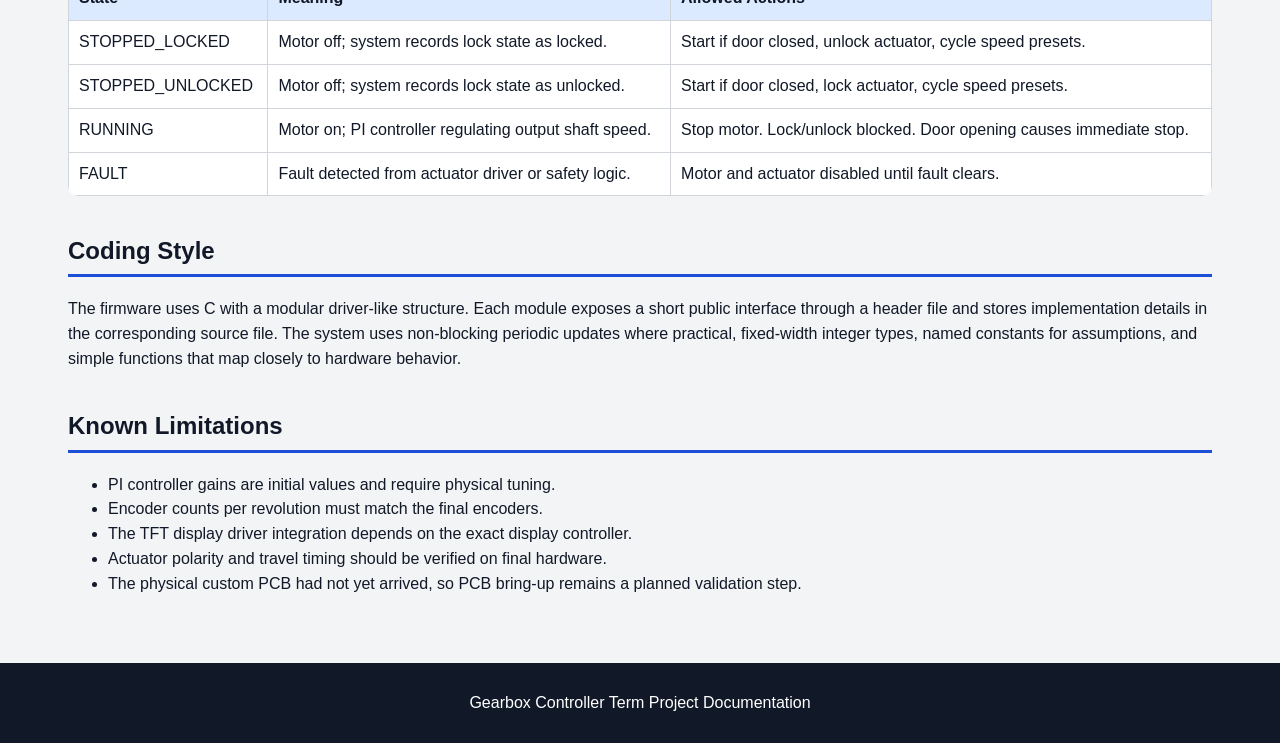
<file: software.html>
<!doctype html><html lang="en"><head><meta charset="utf-8"><meta name="viewport" content="width=device-width,initial-scale=1"><title>Software Implementation | Gearbox Controller</title><link rel="stylesheet" href="style.css"></head><body><header><div class="wrap"><h1>Software Implementation</h1><p class="subtitle">STM32F411 gearbox controller portfolio: mechanical design, custom electronics, firmware architecture, PI speed control, safety interlocks, and prototype documentation.</p></div></header><nav><a href="index.html">Overview</a><a href="hardware.html">Hardware</a><a href="electronics.html">Electronics</a><a href="software.html">Software</a><a href="control.html">Control</a><a href="media.html">Media</a><a href="repository.html">Repository</a></nav><main>
<h2>Firmware Architecture</h2>
<p>The portfolio firmware is organized into small modules. The top-level application is intentionally implemented as a finite state machine (FSM) rather than scattered button logic. Low-level modules hide motor PWM, actuator GPIO, button debounce, encoder RPM calculation, and UI update behavior.</p>
<table><tr><th>Module</th><th>Responsibility</th></tr>
<tr><td><code>app.c / app.h</code></td><td>Application state machine, safety interlocks, speed selection, and closed-loop PI speed control.</td></tr>
<tr><td><code>motor.c / motor.h</code></td><td>Starts TIM1 PWM, sets duty cycle, sets forward direction, and stops the motor.</td></tr>
<tr><td><code>actuator.c / actuator.h</code></td><td>Wakes actuator driver, commands lock/unlock, disables actuator output, and reports fault input.</td></tr>
<tr><td><code>buttons.c / buttons.h</code></td><td>Debounces three active-low user buttons and reports one-shot press events.</td></tr>
<tr><td><code>encoders.c / encoders.h</code></td><td>Starts TIM3/TIM4 encoder mode and converts count deltas into RPM values.</td></tr>
<tr><td><code>ui.c / ui.h</code></td><td>Initializes display GPIO/backlight and provides a single status update interface for the TFT layer.</td></tr>
</table>
<h2>Main Loop</h2>
<p>The main loop follows a simple cooperative scheduling style. CubeMX initializes clocks and peripherals, then calls <code>APP_Init()</code>. The infinite loop repeatedly calls <code>APP_Update()</code> with a small delay. Inside <code>APP_Update()</code>, the firmware updates buttons, samples encoders, checks fault and door conditions, handles button events, runs the PI controller if the system is running, and updates the UI.</p>
<pre><code>int main(void)
{
    HAL_Init();
    SystemClock_Config();
    MX_GPIO_Init();
    MX_ADC1_Init();
    MX_SPI1_Init();
    MX_TIM1_Init();
    MX_TIM3_Init();
    MX_TIM4_Init();
    MX_USB_DEVICE_Init();

    APP_Init();

    while (1)
    {
        APP_Update();
        HAL_Delay(5);
    }
}</code></pre>
<h2>State Machine</h2>
<div class="grid"><div class="state">STOPPED_LOCKED</div><div class="state">STOPPED_UNLOCKED</div><div class="state">RUNNING</div><div class="state">FAULT</div></div>
<table><tr><th>State</th><th>Meaning</th><th>Allowed Actions</th></tr>
<tr><td>STOPPED_LOCKED</td><td>Motor off; system records lock state as locked.</td><td>Start if door closed, unlock actuator, cycle speed presets.</td></tr>
<tr><td>STOPPED_UNLOCKED</td><td>Motor off; system records lock state as unlocked.</td><td>Start if door closed, lock actuator, cycle speed presets.</td></tr>
<tr><td>RUNNING</td><td>Motor on; PI controller regulating output shaft speed.</td><td>Stop motor. Lock/unlock blocked. Door opening causes immediate stop.</td></tr>
<tr><td>FAULT</td><td>Fault detected from actuator driver or safety logic.</td><td>Motor and actuator disabled until fault clears.</td></tr>
</table>
<h2>Coding Style</h2>
<p>The firmware uses C with a modular driver-like structure. Each module exposes a short public interface through a header file and stores implementation details in the corresponding source file. The system uses non-blocking periodic updates where practical, fixed-width integer types, named constants for assumptions, and simple functions that map closely to hardware behavior.</p>
<h2>Known Limitations</h2>
<ul>
<li>PI controller gains are initial values and require physical tuning.</li>
<li>Encoder counts per revolution must match the final encoders.</li>
<li>The TFT display driver integration depends on the exact display controller.</li>
<li>Actuator polarity and travel timing should be verified on final hardware.</li>
<li>The physical custom PCB had not yet arrived, so PCB bring-up remains a planned validation step.</li>
</ul>
</main><footer>Gearbox Controller Term Project Documentation</footer></body></html>
</file>
<file: style.css>
:root{--bg:#0f172a;--card:#ffffff;--ink:#111827;--muted:#4b5563;--accent:#1d4ed8;--accent2:#0f766e;--soft:#eff6ff;--line:#d1d5db;--warn:#f59e0b;--ok:#16a34a;--danger:#dc2626}*{box-sizing:border-box}body{margin:0;font-family:Arial,Helvetica,sans-serif;line-height:1.55;color:var(--ink);background:#f3f4f6}header{background:linear-gradient(135deg,var(--bg),#1e3a8a);color:white;padding:42px 20px 34px}header .wrap,main{max-width:1180px;margin:auto}h1{font-size:2.6rem;margin:.1rem 0 .4rem}h2{border-bottom:3px solid var(--accent);padding-bottom:.35rem;margin-top:2.2rem}h3{margin-top:1.5rem}.subtitle{font-size:1.15rem;color:#dbeafe;max-width:900px}nav{background:#111827;padding:0 20px;position:sticky;top:0;z-index:5}nav a{display:inline-block;color:white;text-decoration:none;padding:13px 16px;font-weight:700}nav a:hover{background:#374151}main{padding:24px 18px 50px}.grid{display:grid;grid-template-columns:repeat(auto-fit,minmax(260px,1fr));gap:18px}.card{background:var(--card);border:1px solid var(--line);border-radius:14px;padding:18px;box-shadow:0 3px 14px rgba(0,0,0,.05)}.callout{background:#eef2ff;border-left:6px solid var(--accent);padding:16px;border-radius:8px}.warning{background:#fff7ed;border-left:6px solid var(--warn)}.ok{background:#ecfdf5;border-left:6px solid var(--ok)}.danger{background:#fef2f2;border-left:6px solid var(--danger)}table{width:100%;border-collapse:collapse;background:white;border-radius:10px;overflow:hidden;margin:16px 0}th,td{border:1px solid var(--line);padding:9px 10px;text-align:left;vertical-align:top}th{background:#dbeafe}code,pre{background:#111827;color:#e5e7eb;border-radius:8px}code{padding:2px 5px}pre{padding:14px;overflow-x:auto}.figure{background:white;border:1px solid var(--line);border-radius:14px;padding:12px;margin:18px 0}.figure img{width:100%;height:auto;border-radius:10px}.caption{color:var(--muted);font-size:.95rem;margin-top:8px}.badge{display:inline-block;background:#dbeafe;color:#1e3a8a;border-radius:999px;padding:4px 10px;margin:3px;font-weight:700}.state{border:2px solid #93c5fd;background:#eff6ff;border-radius:12px;padding:12px;text-align:center;font-weight:bold}.arrow{text-align:center;font-size:1.4rem;color:#1e40af}.equation{font-size:1.12rem;background:#f8fafc;border-left:5px solid var(--accent2);padding:14px;border-radius:8px;font-family:Georgia,serif}.two{display:grid;grid-template-columns:1fr 1fr;gap:18px}@media(max-width:800px){.two{grid-template-columns:1fr}nav{position:static}nav a{display:block}h1{font-size:2rem}}footer{background:#111827;color:white;padding:28px 20px;text-align:center}a{color:#1d4ed8}.thumbgrid{display:grid;grid-template-columns:repeat(auto-fit,minmax(280px,1fr));gap:18px}.video{width:100%;max-width:900px;border-radius:12px;border:1px solid var(--line)}
</file>
